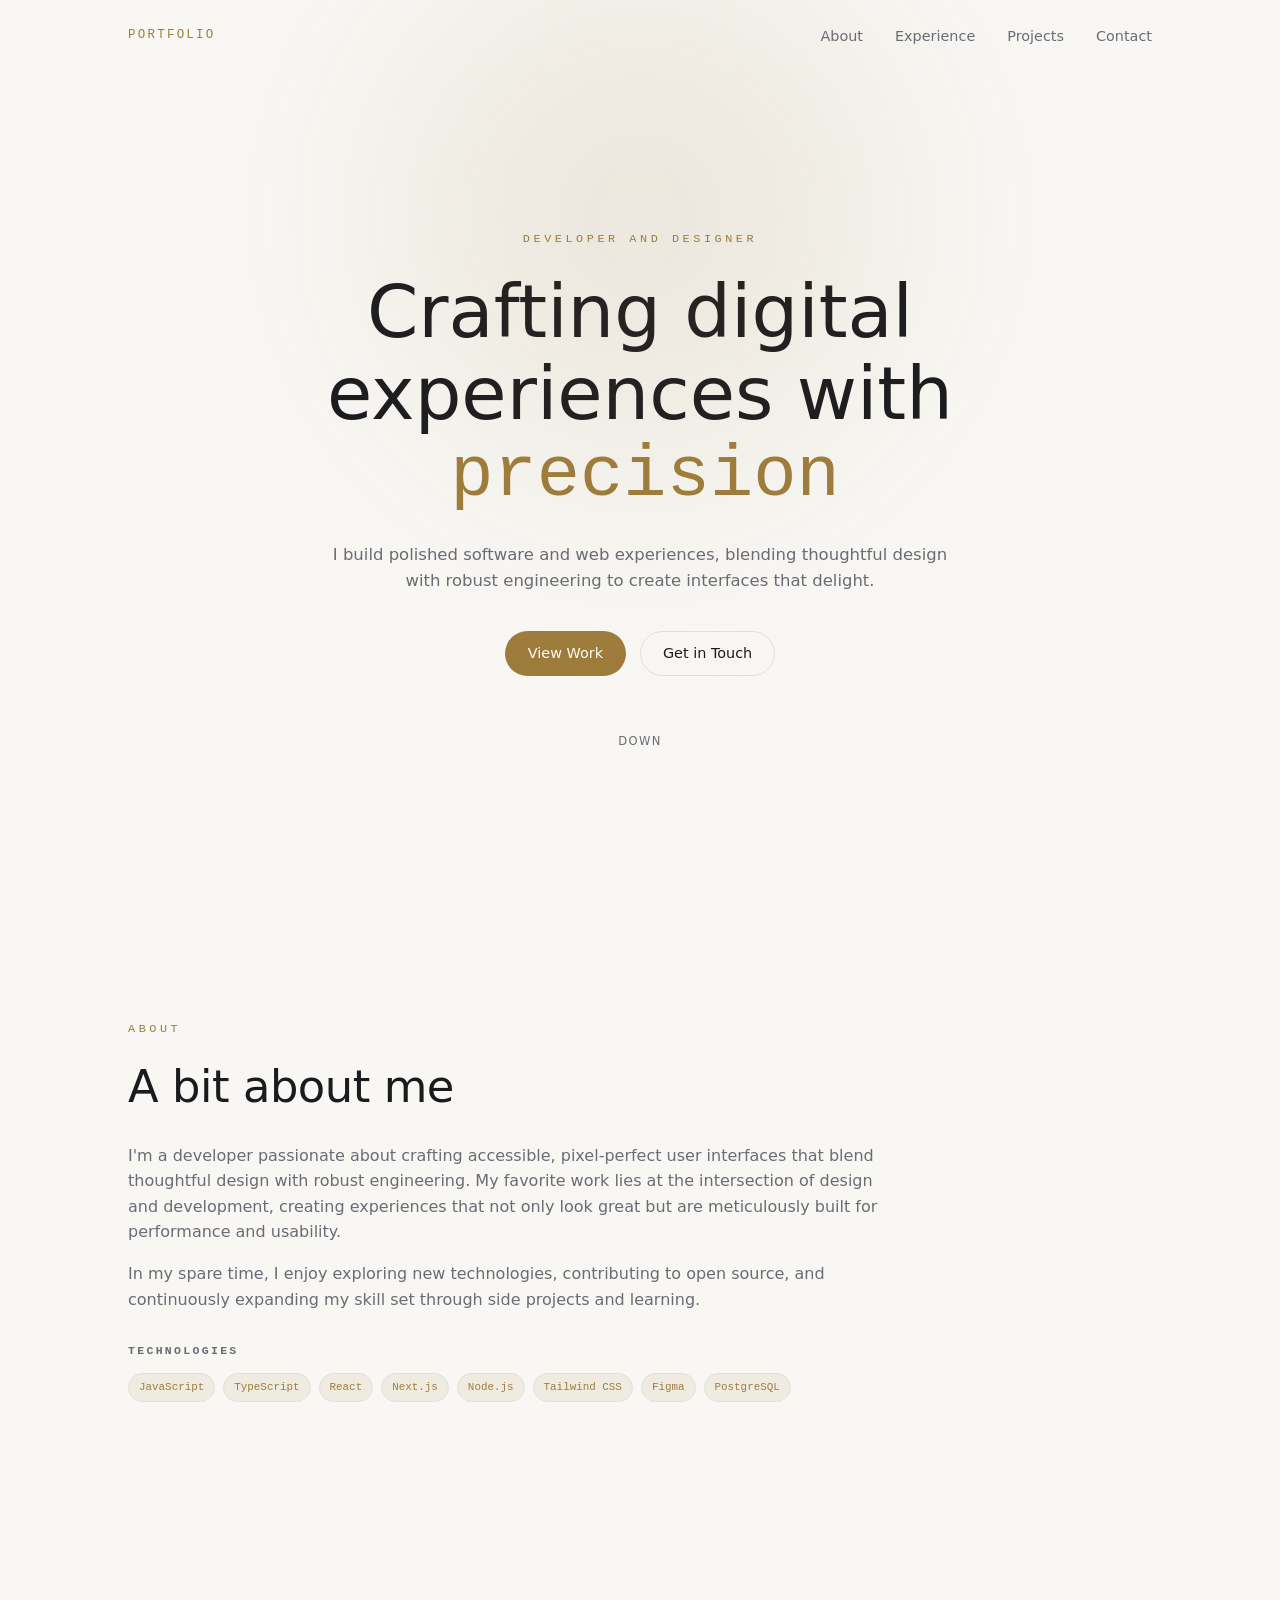
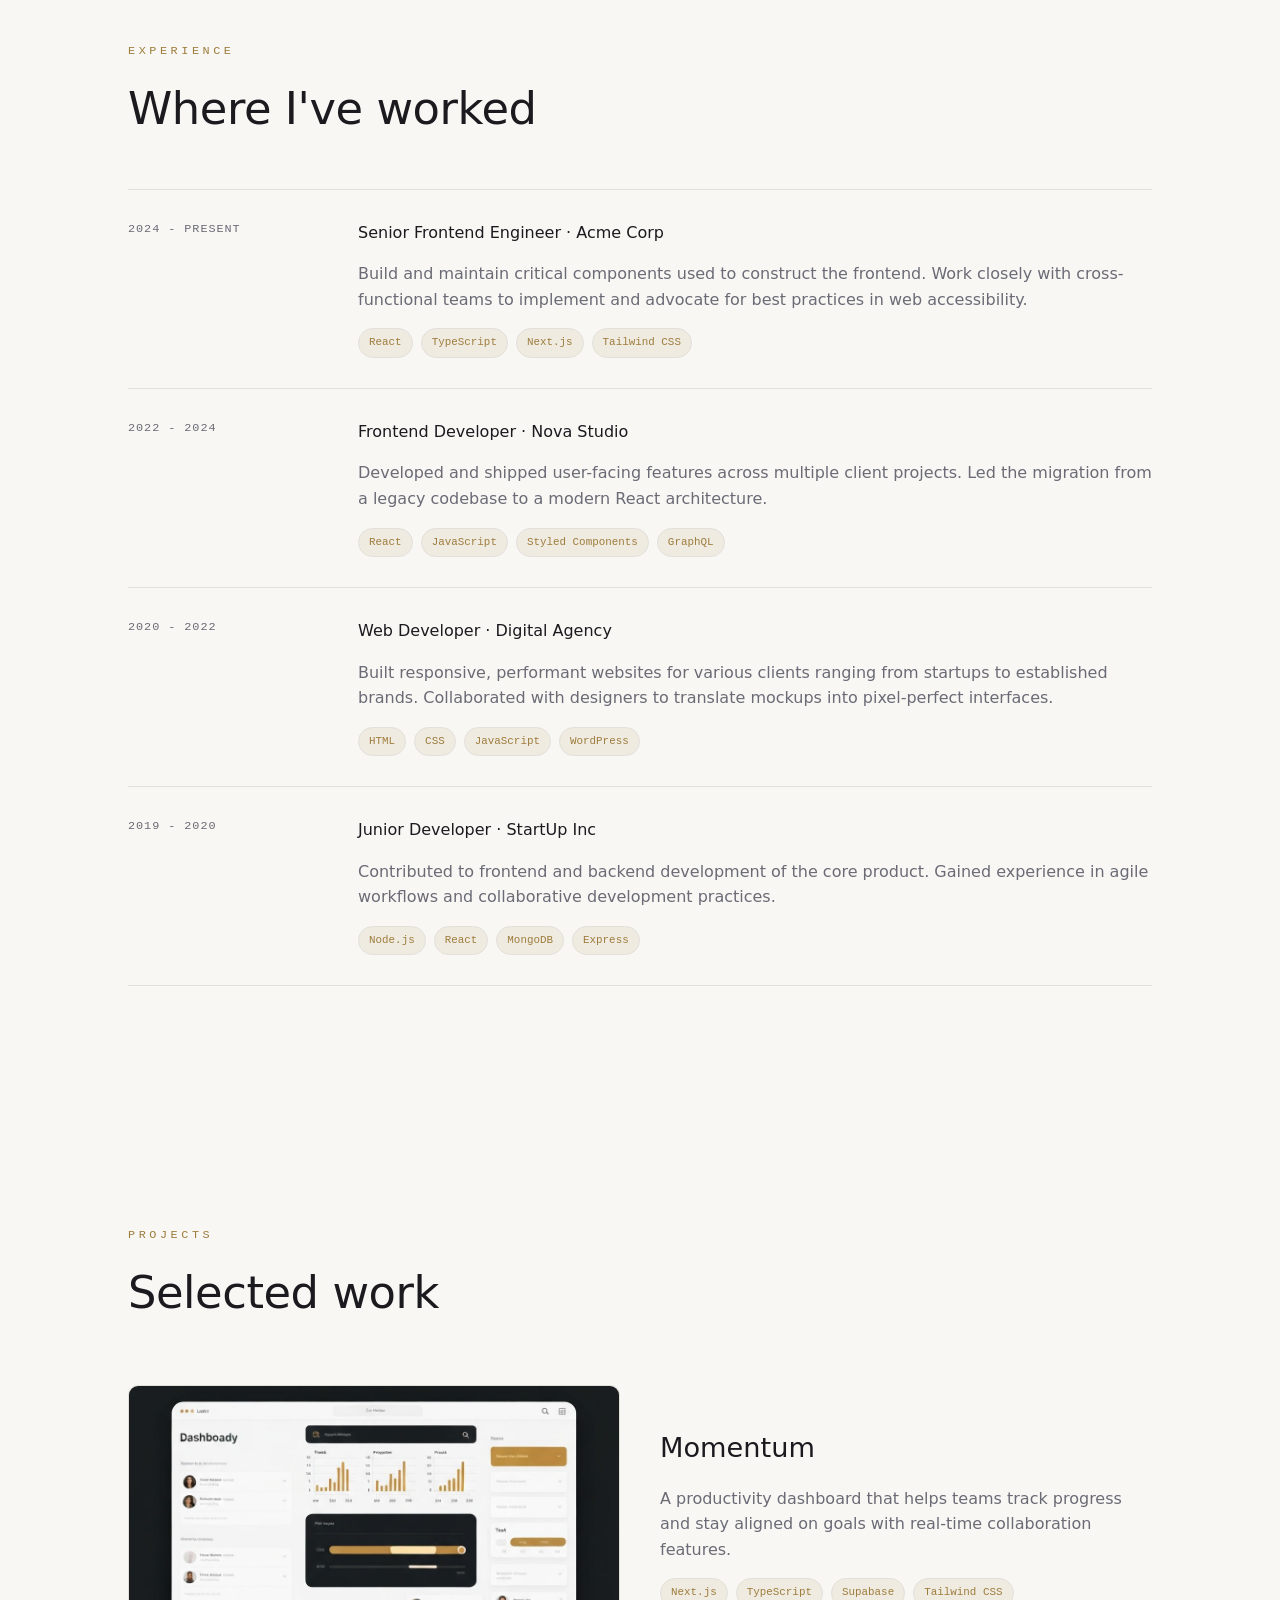
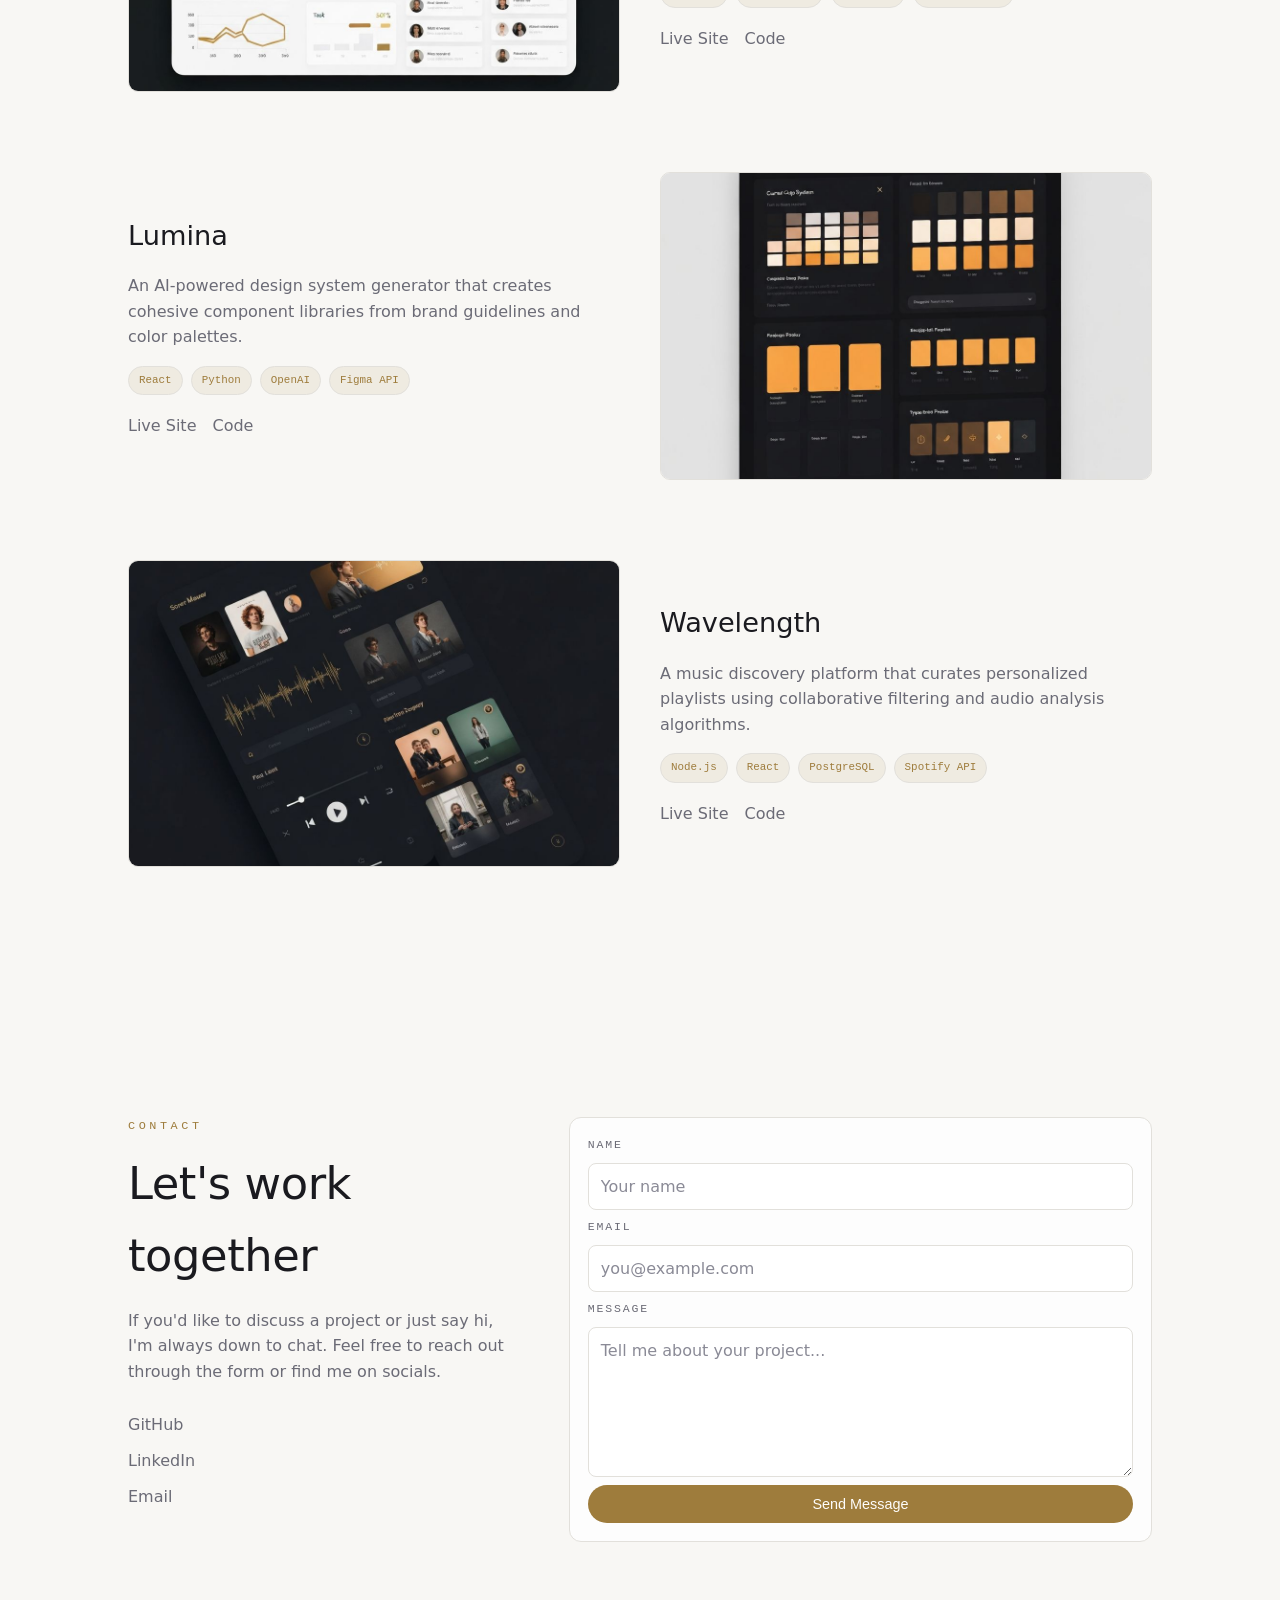
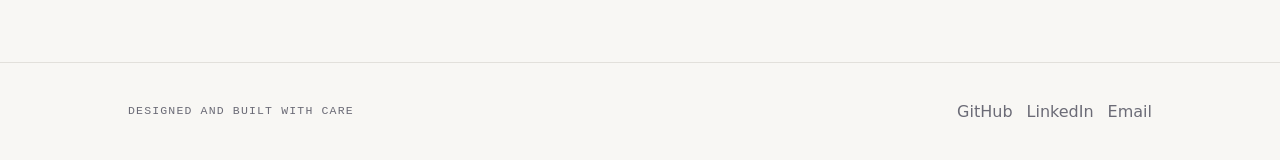
<file: index.html>
﻿<!DOCTYPE html>
<html lang="en">
<head>
  <meta charset="UTF-8" />
  <meta name="viewport" content="width=device-width, initial-scale=1.0" />
  <meta name="description" content="Portfolio - Developer and Designer" />
  <title>Portfolio - Developer and Designer</title>
  <link rel="stylesheet" href="styles.css" />
  <link id="theme-css" rel="stylesheet" href="light-mode.css" />

</head>
<body>
  <header class="site-header" id="site-header">
    <nav class="container nav">
      <a href="#home" id="light-switch" class="brand">Portfolio</a>

      <button class="menu-toggle" id="menu-toggle" aria-label="Open menu" aria-expanded="false">
        Menu
      </button>

      <ul class="nav-links" id="nav-links">
        <li><a href="#about">About</a></li>
        <li><a href="#experience">Experience</a></li>
        <li><a href="#projects">Projects</a></li>
        <li><a href="#contact">Contact</a></li>
      </ul>
    </nav>
  </header>

  <main id="home">
    <section class="hero container">
      <p class="section-tag">Developer and Designer</p>
      <h1>
        Crafting digital experiences with
        <span class="cycler-wrap" id="font-cycler" aria-label="precision">
          <span class="cycler-sizer" aria-hidden="true">precision</span>
          <span class="cycler-layer cycler-current" id="cycler-current" aria-hidden="true">precision</span>
          <span class="cycler-layer cycler-next" id="cycler-next" aria-hidden="true">precision</span>
        </span>
      </h1>
      <p class="hero-copy">
        I build polished software and web experiences, blending thoughtful design with robust engineering to create interfaces that delight.
      </p>
      <div class="hero-actions">
        <a class="btn btn-primary" href="#projects">View Work</a>
        <a class="btn btn-secondary" href="#contact">Get in Touch</a>
      </div>
      <a class="scroll-hint" href="#about" aria-label="Scroll to about section">Down</a>
    </section>

    <section id="about" class="section container reveal">
      <div class="section-head">
        <p class="section-tag">About</p>
        <h2>A bit about me</h2>
      </div>
      <div class="section-content">
        <p>
          I'm a developer passionate about crafting accessible, pixel-perfect user interfaces that blend thoughtful design with robust engineering. My favorite work lies at the intersection of design and development, creating experiences that not only look great but are meticulously built for performance and usability.
        </p>
        <p>
          In my spare time, I enjoy exploring new technologies, contributing to open source, and continuously expanding my skill set through side projects and learning.
        </p>

        <h3 class="mini-title">Technologies</h3>
        <ul class="chips">
          <li>JavaScript</li>
          <li>TypeScript</li>
          <li>React</li>
          <li>Next.js</li>
          <li>Node.js</li>
          <li>Tailwind CSS</li>
          <li>Figma</li>
          <li>PostgreSQL</li>
        </ul>
      </div>
    </section>

    <section id="experience" class="section container reveal">
      <p class="section-tag">Experience</p>
      <h2>Where I've worked</h2>

      <div class="timeline">
        <article class="timeline-item">
          <p class="period">2024 - Present</p>
          <div>
            <h3>Senior Frontend Engineer · Acme Corp</h3>
            <p>Build and maintain critical components used to construct the frontend. Work closely with cross-functional teams to implement and advocate for best practices in web accessibility.</p>
            <ul class="chips">
              <li>React</li>
              <li>TypeScript</li>
              <li>Next.js</li>
              <li>Tailwind CSS</li>
            </ul>
          </div>
        </article>

        <article class="timeline-item">
          <p class="period">2022 - 2024</p>
          <div>
            <h3>Frontend Developer · Nova Studio</h3>
            <p>Developed and shipped user-facing features across multiple client projects. Led the migration from a legacy codebase to a modern React architecture.</p>
            <ul class="chips">
              <li>React</li>
              <li>JavaScript</li>
              <li>Styled Components</li>
              <li>GraphQL</li>
            </ul>
          </div>
        </article>

        <article class="timeline-item">
          <p class="period">2020 - 2022</p>
          <div>
            <h3>Web Developer · Digital Agency</h3>
            <p>Built responsive, performant websites for various clients ranging from startups to established brands. Collaborated with designers to translate mockups into pixel-perfect interfaces.</p>
            <ul class="chips">
              <li>HTML</li>
              <li>CSS</li>
              <li>JavaScript</li>
              <li>WordPress</li>
            </ul>
          </div>
        </article>

        <article class="timeline-item">
          <p class="period">2019 - 2020</p>
          <div>
            <h3>Junior Developer · StartUp Inc</h3>
            <p>Contributed to frontend and backend development of the core product. Gained experience in agile workflows and collaborative development practices.</p>
            <ul class="chips">
              <li>Node.js</li>
              <li>React</li>
              <li>MongoDB</li>
              <li>Express</li>
            </ul>
          </div>
        </article>
      </div>
    </section>

    <section id="projects" class="section container reveal">
      <p class="section-tag">Projects</p>
      <h2>Selected work</h2>

      <div class="projects-grid">
        <article class="project-card">
          <img src="project-1.jpg" alt="Momentum" loading="lazy" />
          <div>
            <h3>Momentum</h3>
            <p>A productivity dashboard that helps teams track progress and stay aligned on goals with real-time collaboration features.</p>
            <ul class="chips">
              <li>Next.js</li>
              <li>TypeScript</li>
              <li>Supabase</li>
              <li>Tailwind CSS</li>
            </ul>
            <div class="project-links">
              <a href="#">Live Site</a>
              <a href="#">Code</a>
            </div>
          </div>
        </article>

        <article class="project-card reverse">
          <img src="project-2.jpg" alt="Lumina" loading="lazy" />
          <div>
            <h3>Lumina</h3>
            <p>An AI-powered design system generator that creates cohesive component libraries from brand guidelines and color palettes.</p>
            <ul class="chips">
              <li>React</li>
              <li>Python</li>
              <li>OpenAI</li>
              <li>Figma API</li>
            </ul>
            <div class="project-links">
              <a href="#">Live Site</a>
              <a href="#">Code</a>
            </div>
          </div>
        </article>

        <article class="project-card">
          <img src="project-3.jpg" alt="Wavelength" loading="lazy" />
          <div>
            <h3>Wavelength</h3>
            <p>A music discovery platform that curates personalized playlists using collaborative filtering and audio analysis algorithms.</p>
            <ul class="chips">
              <li>Node.js</li>
              <li>React</li>
              <li>PostgreSQL</li>
              <li>Spotify API</li>
            </ul>
            <div class="project-links">
              <a href="#">Live Site</a>
              <a href="#">Code</a>
            </div>
          </div>
        </article>
      </div>
    </section>

    <section id="contact" class="section container reveal">
      <div class="contact-grid">
        <div>
          <p class="section-tag">Contact</p>
          <h2>Let's work together</h2>
          <p class="contact-copy">
            If you'd like to discuss a project or just say hi, I'm always down to chat. Feel free to reach out through the form or find me on socials.
          </p>

          <ul class="socials">
            <li><a target="_blank" rel="noopener noreferrer" href="https://github.com">GitHub</a></li>
            <li><a target="_blank" rel="noopener noreferrer" href="https://linkedin.com">LinkedIn</a></li>
            <li><a href="mailto:hello@example.com">Email</a></li>
          </ul>
        </div>

        <div>
          <form id="contact-form" class="contact-form" action="#" method="post">
            <label for="name">Name</label>
            <input id="name" name="name" type="text" required placeholder="Your name" />

            <label for="email">Email</label>
            <input id="email" name="email" type="email" required placeholder="you@example.com" />

            <label for="message">Message</label>
            <textarea id="message" name="message" rows="5" required placeholder="Tell me about your project..."></textarea>

            <button type="submit" class="btn btn-primary">Send Message</button>
          </form>
          <div id="form-success" class="form-success" hidden>
            <p class="success-title">Message sent</p>
            <p>Thank you! I'll get back to you soon.</p>
          </div>
        </div>
      </div>
    </section>
  </main>

  <footer class="site-footer">
    <div class="container footer-wrap">
      <p>Designed and Built with care</p>
      <ul>
        <li><a target="_blank" rel="noopener noreferrer" href="https://github.com">GitHub</a></li>
        <li><a target="_blank" rel="noopener noreferrer" href="https://linkedin.com">LinkedIn</a></li>
        <li><a href="mailto:hello@example.com">Email</a></li>
      </ul>
    </div>
  </footer>

  <script src="script.js"></script>
</body>
</html>
</file>
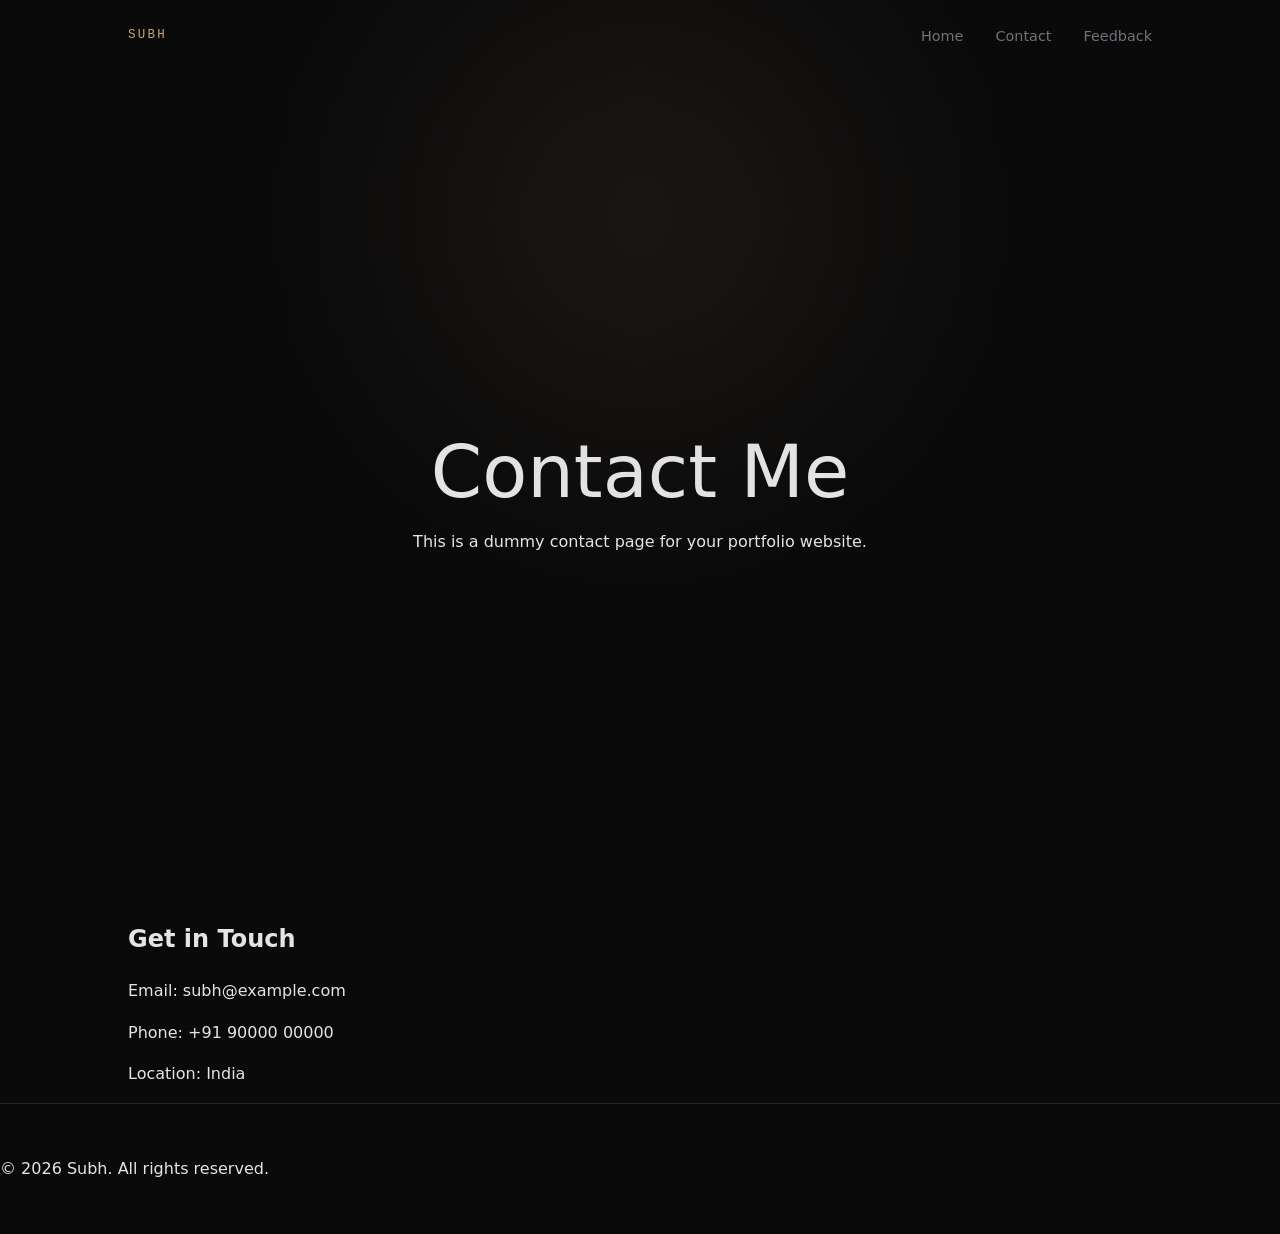
<file: contact.html>
﻿<!DOCTYPE html>
<html lang="en">
<head>
  <meta charset="UTF-8" />
  <meta name="viewport" content="width=device-width, initial-scale=1.0" />
  <title>Contact | Subh</title>
  <link rel="stylesheet" href="styles.css" />
</head>
<body>
  <header class="site-header">
    <nav class="nav container">
      <a class="brand" href="index.html">Subh</a>
      <ul class="nav-links">
        <li><a href="index.html">Home</a></li>
        <li><a href="contact.html" class="active">Contact</a></li>
        <li><a href="feedback.html">Feedback</a></li>
      </ul>
    </nav>
  </header>

  <main class="container">
    <section class="hero small">
      <h1>Contact Me</h1>
      <p>This is a dummy contact page for your portfolio website.</p>
    </section>

    <section class="card">
      <h2>Get in Touch</h2>
      <p>Email: subh@example.com</p>
      <p>Phone: +91 90000 00000</p>
      <p>Location: India</p>
    </section>
  </main>

  <footer class="site-footer">
    <p>© 2026 Subh. All rights reserved.</p>
  </footer>
</body>
</html>
</file>
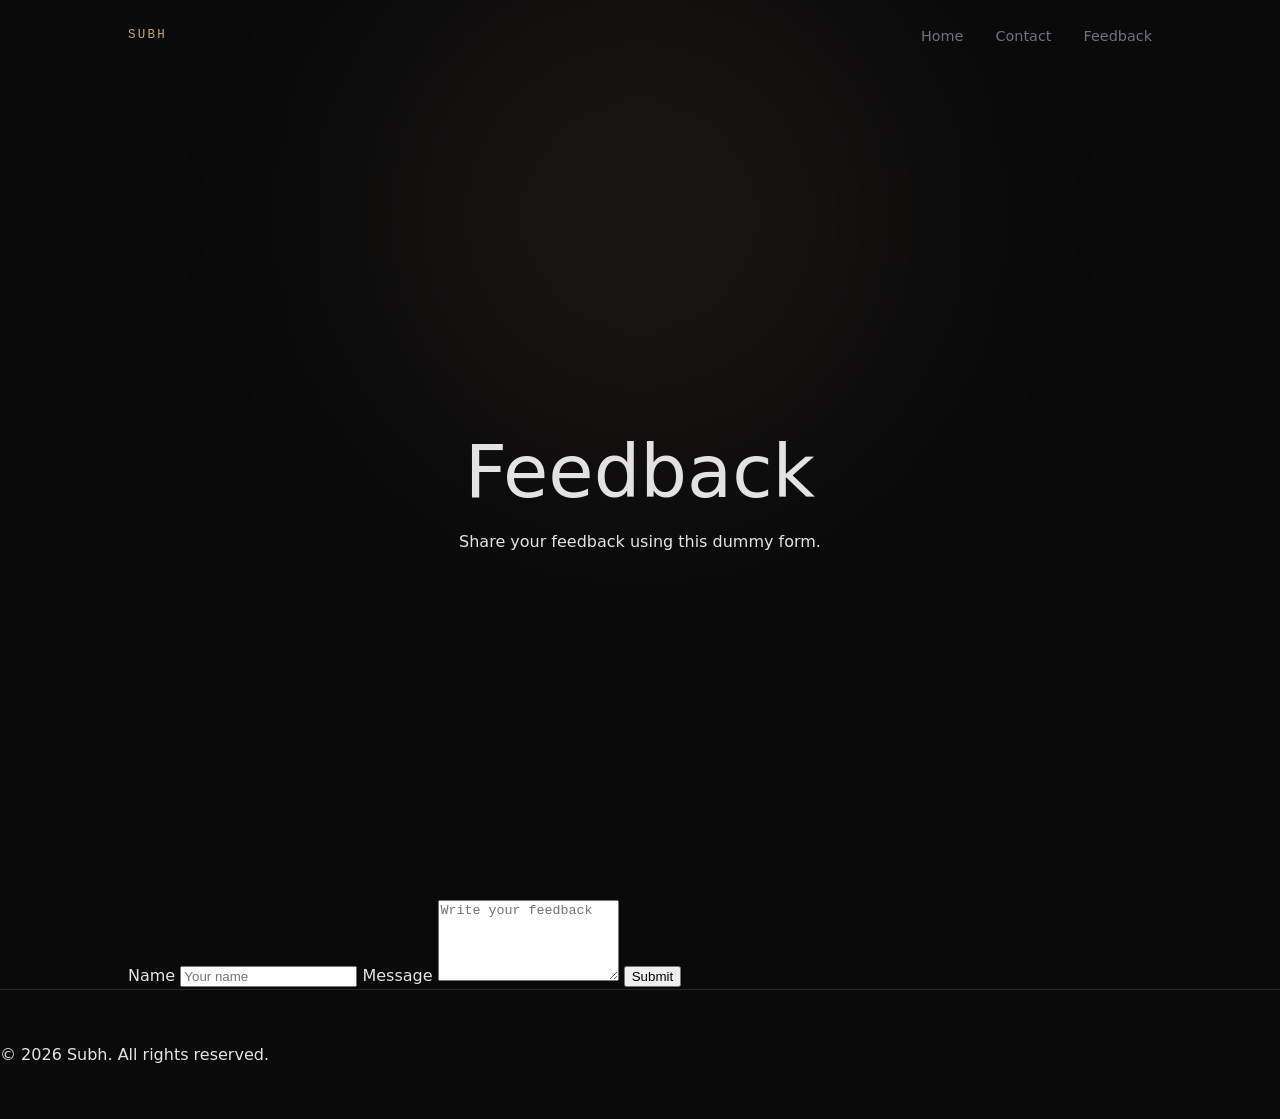
<file: feedback.html>
﻿<!DOCTYPE html>
<html lang="en">
<head>
  <meta charset="UTF-8" />
  <meta name="viewport" content="width=device-width, initial-scale=1.0" />
  <title>Feedback | Subh</title>
  <link rel="stylesheet" href="styles.css" />
</head>
<body>
  <header class="site-header">
    <nav class="nav container">
      <a class="brand" href="index.html">Subh</a>
      <ul class="nav-links">
        <li><a href="index.html">Home</a></li>
        <li><a href="contact.html">Contact</a></li>
        <li><a href="feedback.html" class="active">Feedback</a></li>
      </ul>
    </nav>
  </header>

  <main class="container">
    <section class="hero small">
      <h1>Feedback</h1>
      <p>Share your feedback using this dummy form.</p>
    </section>

    <section class="card">
      <form class="feedback-form" action="#" method="post">
        <label for="name">Name</label>
        <input id="name" name="name" type="text" placeholder="Your name" />

        <label for="message">Message</label>
        <textarea id="message" name="message" rows="5" placeholder="Write your feedback"></textarea>

        <button type="submit">Submit</button>
      </form>
    </section>
  </main>

  <footer class="site-footer">
    <p>© 2026 Subh. All rights reserved.</p>
  </footer>
</body>
</html>
</file>
<file: styles.css>
﻿:root {
  --background: #0a0a0b;
  --foreground: #e4e4e7;
  --secondary: #1a1a1f;
  --muted-foreground: #71717a;
  --accent: #c8a96e;
  --accent-foreground: #0a0a0b;
  --border: #27272a;
}

* {
  box-sizing: border-box;
}

html {
  scroll-behavior: smooth;
}

body {
  margin: 0;
  font-family: "Inter", system-ui, sans-serif;
  background: var(--background);
  color: var(--foreground);
  line-height: 1.6;
}

.container {
  width: min(1024px, 85%);
  margin: 0 auto;
}

.site-header {
  position: fixed;
  inset: 0 0 auto 0;
  z-index: 40;
  transition: all 0.5s ease;
}

.site-header.scrolled {
  background: rgba(10, 10, 11, 0.8);
  border-bottom: 1px solid var(--border);
  backdrop-filter: blur(12px);
}

.nav {
  min-height: 72px;
  display: flex;
  align-items: center;
  justify-content: space-between;
}

.brand {
  color: var(--accent);
  text-decoration: none;
  text-transform: uppercase;
  letter-spacing: 0.18em;
  font-size: 0.78rem;
  font-family: "JetBrains Mono", ui-monospace, monospace;
}

.nav-links {
  list-style: none;
  display: flex;
  gap: 32px;
  margin: 0;
  padding: 0;
}

.nav-links a {
  color: var(--muted-foreground);
  text-decoration: none;
  font-size: 0.9rem;
  transition: color 0.3s ease;
}

.nav-links a:hover {
  color: var(--foreground);
}

.menu-toggle {
  display: none;
  border: 1px solid var(--border);
  border-radius: 8px;
  padding: 8px 12px;
  background: transparent;
  color: var(--foreground);
}

.hero {
  position: relative;
  min-height: 100vh;
  display: grid;
  align-content: center;
  justify-items: center;
  text-align: center;
  padding: 120px 0 40px;
}

.hero::before {
  content: "";
  position: absolute;
  top: 24%;
  left: 50%;
  width: 500px;
  height: 500px;
  transform: translate(-50%, -50%);
  border-radius: 999px;
  background: rgba(200, 169, 110, 0.08);
  filter: blur(120px);
  pointer-events: none;
}

.section-tag {
  margin: 0;
  color: var(--accent);
  font-size: 0.74rem;
  font-family: "JetBrains Mono", ui-monospace, monospace;
  text-transform: uppercase;
  letter-spacing: 0.3em;
}

h1 {
  margin: 22px auto 0;
  font-weight: 300;
  line-height: 1.12;
  font-size: clamp(2.4rem, 6.8vw, 4.6rem);
  max-width: 900px;
}

.cycler-wrap {
  position: relative;
  display: inline-grid;
  place-items: center;
  vertical-align: baseline;
  color: var(--accent);
  line-height: 1.1;
  min-width: 9.4ch;
  padding: 0 0.08em;
  margin-left: 10px;
}

.cycler-sizer {
  visibility: hidden;
  white-space: nowrap;
  font-family: "Inter", system-ui, sans-serif;
  font-style: normal;
  font-weight: 500;
}

.cycler-layer {
  position: absolute;
  inset: 0;
  display: inline-flex;
  align-items: center;
  justify-content: center;
  white-space: nowrap;
  transition: opacity 0.16s ease, filter 0.16s ease, transform 0.16s ease;
  font-size: 0.98em;
  font-weight: 500;
}

.cycler-current {
  opacity: 1;
  filter: blur(0);
  transform: scale(1);
}

.cycler-next {
  opacity: 0;
  filter: blur(4px);
  transform: scale(1.03);
}

.hero-copy {
  margin: 24px auto 0;
  max-width: 640px;
  color: var(--muted-foreground);
  font-size: 1.03rem;
}

.hero-actions {
  margin-top: 36px;
  display: flex;
  gap: 14px;
  flex-wrap: wrap;
  justify-content: center;
}

.btn {
  border: 1px solid transparent;
  border-radius: 999px;
  padding: 10px 22px;
  text-decoration: none;
  font-size: 0.9rem;
  transition: all 0.3s ease;
}

.btn-primary {
  background: var(--accent);
  color: var(--accent-foreground);
  font-weight: 500;
}

.btn-primary:hover {
  background: #d4b77f;
  box-shadow: 0 10px 24px rgba(200, 169, 110, 0.2);
}

.btn-secondary {
  border-color: var(--border);
  color: var(--foreground);
}

.btn-secondary:hover {
  border-color: #52525b;
  background: var(--secondary);
}

.scroll-hint {
  margin-top: 56px;
  color: var(--muted-foreground);
  text-decoration: none;
  font-size: 0.72rem;
  letter-spacing: 0.12em;
  text-transform: uppercase;
}

.section {
  padding: 120px 0;
}

.section h2 {
  margin: 12px 0 0;
  font-size: clamp(2rem, 4.5vw, 2.8rem);
  font-weight: 300;
  letter-spacing: -0.01em;
}

.section-content {
  margin-top: 20px;
  max-width: 760px;
}

.section-content p,
.timeline-item p,
.project-card p,
.contact-copy,
.form-success p,
.footer-wrap p {
  color: var(--muted-foreground);
}

.mini-title {
  margin-top: 30px;
  margin-bottom: 12px;
  color: var(--muted-foreground);
  font-size: 0.72rem;
  text-transform: uppercase;
  letter-spacing: 0.2em;
  font-family: "JetBrains Mono", ui-monospace, monospace;
}

.chips {
  list-style: none;
  margin: 0;
  padding: 0;
  display: flex;
  flex-wrap: wrap;
  gap: 8px;
}

.chips li {
  border: 1px solid var(--border);
  border-radius: 999px;
  padding: 5px 10px;
  background: rgba(200, 169, 110, 0.1);
  color: var(--accent);
  font-size: 0.68rem;
  font-family: "JetBrains Mono", ui-monospace, monospace;
}

.timeline {
  margin-top: 44px;
  border-top: 1px solid var(--border);
}

.timeline-item {
  display: grid;
  grid-template-columns: 200px 1fr;
  gap: 30px;
  padding: 30px 0;
  border-bottom: 1px solid var(--border);
}

.period {
  margin: 0;
  color: var(--muted-foreground);
  font-family: "JetBrains Mono", ui-monospace, monospace;
  font-size: 0.74rem;
  letter-spacing: 0.08em;
  text-transform: uppercase;
}

.timeline-item h3 {
  margin: 0;
  font-size: 1rem;
  font-weight: 500;
}

.projects-grid {
  margin-top: 56px;
  display: grid;
  gap: 80px;
}

.project-card {
  display: grid;
  grid-template-columns: 1fr 1fr;
  gap: 40px;
  align-items: center;
}

.project-card.reverse img {
  order: 2;
}

.project-card img {
  width: 100%;
  display: block;
  aspect-ratio: 16 / 10;
  object-fit: cover;
  border-radius: 10px;
  border: 1px solid var(--border);
  background: var(--secondary);
}

.project-card h3 {
  margin: 0;
  font-weight: 300;
  font-size: 1.7rem;
}

.project-links {
  margin-top: 18px;
  display: flex;
  gap: 16px;
}

.project-links a,
.socials a,
.footer-wrap a {
  color: var(--muted-foreground);
  text-decoration: none;
  transition: color 0.3s ease;
}

.project-links a:hover,
.socials a:hover,
.footer-wrap a:hover {
  color: var(--accent);
}

.contact-grid {
  margin-top: 10px;
  display: grid;
  grid-template-columns: 1fr 1.5fr;
  gap: 52px;
}

.socials {
  list-style: none;
  margin: 28px 0 0;
  padding: 0;
  display: grid;
  gap: 10px;
}

.contact-form,
.form-success {
  background: rgba(26, 26, 31, 0.5);
  border: 1px solid var(--border);
  border-radius: 12px;
}

.contact-form {
  padding: 18px;
  display: grid;
  gap: 8px;
}

.contact-form label {
  color: var(--muted-foreground);
  font-size: 0.72rem;
  letter-spacing: 0.16em;
  text-transform: uppercase;
  font-family: "JetBrains Mono", ui-monospace, monospace;
}

.contact-form input,
.contact-form textarea {
  font: inherit;
  color: var(--foreground);
  border: 1px solid var(--border);
  border-radius: 8px;
  padding: 10px 12px;
  background: rgba(26, 26, 31, 0.75);
}

.contact-form input::placeholder,
.contact-form textarea::placeholder {
  color: #52525b;
}

.contact-form input:focus,
.contact-form textarea:focus {
  outline: none;
  border-color: var(--accent);
  box-shadow: 0 0 0 1px rgba(200, 169, 110, 0.5);
}

.form-success {
  text-align: center;
  padding: 40px 18px;
}

.success-title {
  margin: 0;
  font-size: 1.1rem;
}

.site-footer {
  border-top: 1px solid var(--border);
  padding: 36px 0;
}

.footer-wrap {
  display: flex;
  align-items: center;
  justify-content: space-between;
  gap: 16px;
}

.footer-wrap p {
  margin: 0;
  font-size: 0.72rem;
  letter-spacing: 0.1em;
  text-transform: uppercase;
  font-family: "JetBrains Mono", ui-monospace, monospace;
}

.footer-wrap ul {
  list-style: none;
  margin: 0;
  padding: 0;
  display: flex;
  gap: 14px;
}

.reveal {
  opacity: 0;
  transform: translateY(24px);
  transition: opacity 0.7s ease, transform 0.7s ease;
}

.reveal.visible {
  opacity: 1;
  transform: translateY(0);
}

@media (max-width: 920px) {
  .timeline-item,
  .project-card,
  .contact-grid {
    grid-template-columns: 1fr;
  }

  .project-card.reverse img {
    order: 0;
  }
}

@media (max-width: 760px) {
  .menu-toggle {
    display: inline-block;
  }
  .container{
    width: 80%;
  }

  .nav-links {
    position: absolute;
    top: 72px;
    left: 0;
    right: 0;
    display: none;
    flex-direction: column;
    gap: 10px;
    padding: 12px 4%;
    border-bottom: 1px solid var(--border);
    background: rgba(10, 10, 11, 0.95);
  }

  .nav-links.open {
    display: flex;
  }

  .section {
    padding: 88px 0;
  }

  .footer-wrap {
    flex-direction: column;
    align-items: flex-start;
  }
}
</file>
<file: light-mode.css>
﻿:root {
  --background: #f8f7f4;
  --foreground: #1a1a1f;
  --secondary: #f0eeeb;
  --muted-foreground: #6b6b76;
  --accent: #9e7c3c;
  --accent-foreground: #fefdfb;
  --border: #e2e0db;
}

body {
  background: var(--background);
  color: var(--foreground);
}

.site-header.scrolled {
  background: rgba(248, 247, 244, 0.85);
  border-bottom: 1px solid var(--border);
}

.hero::before {
  background: rgba(158, 124, 60, 0.12);
}

.nav-links a,
.scroll-hint,
.project-links a,
.socials a,
.footer-wrap a {
  color: var(--muted-foreground);
}

.nav-links a:hover,
.project-links a:hover,
.socials a:hover,
.footer-wrap a:hover,
.scroll-hint:hover {
  color: var(--foreground);
}

.btn-secondary {
  color: var(--foreground);
}

.chips li {
  background: rgba(158, 124, 60, 0.1);
  color: var(--accent);
}

.project-card img {
  background: #ffffff;
}

.contact-form,
.form-success {
  background: rgba(255, 255, 255, 0.8);
}

.contact-form input,
.contact-form textarea {
  background: #ffffff;
  color: var(--foreground);
  border: 1px solid var(--border);
}

.contact-form input::placeholder,
.contact-form textarea::placeholder {
  color: #8a8a96;
}
</file>
